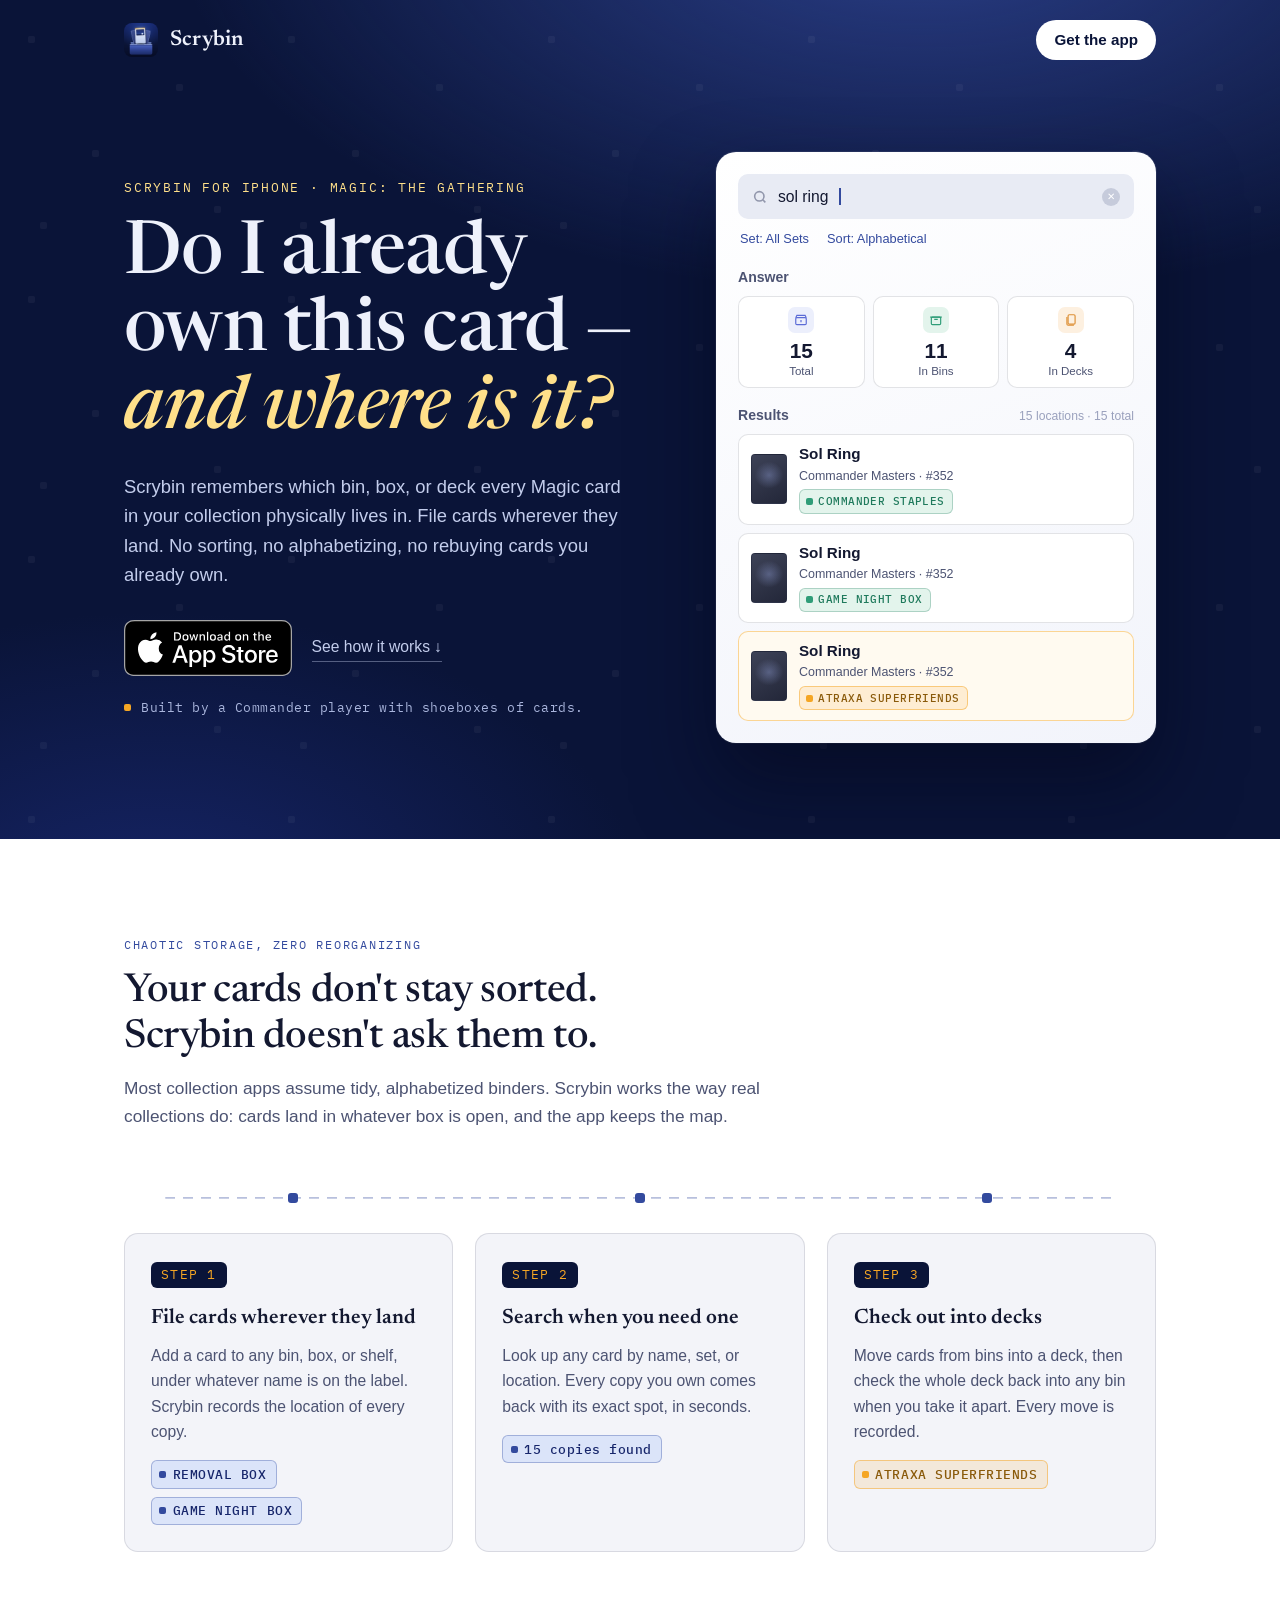
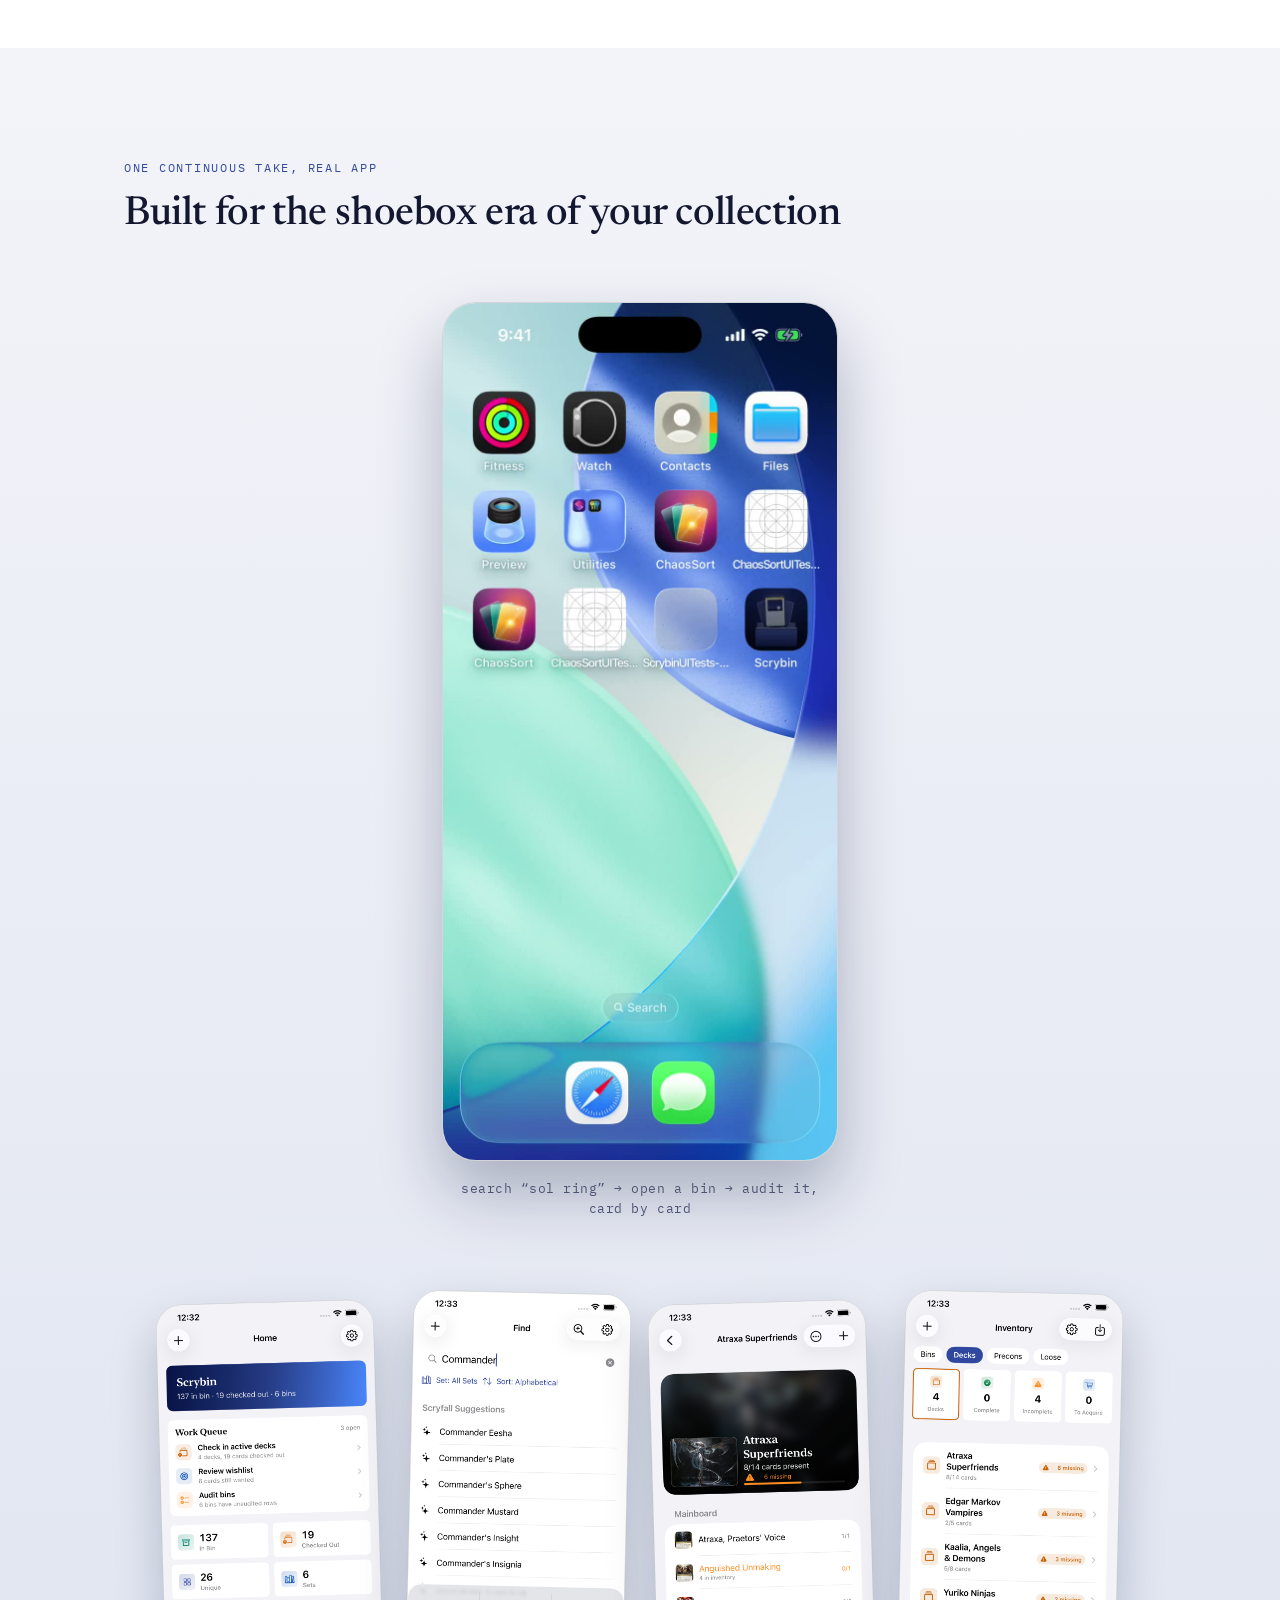
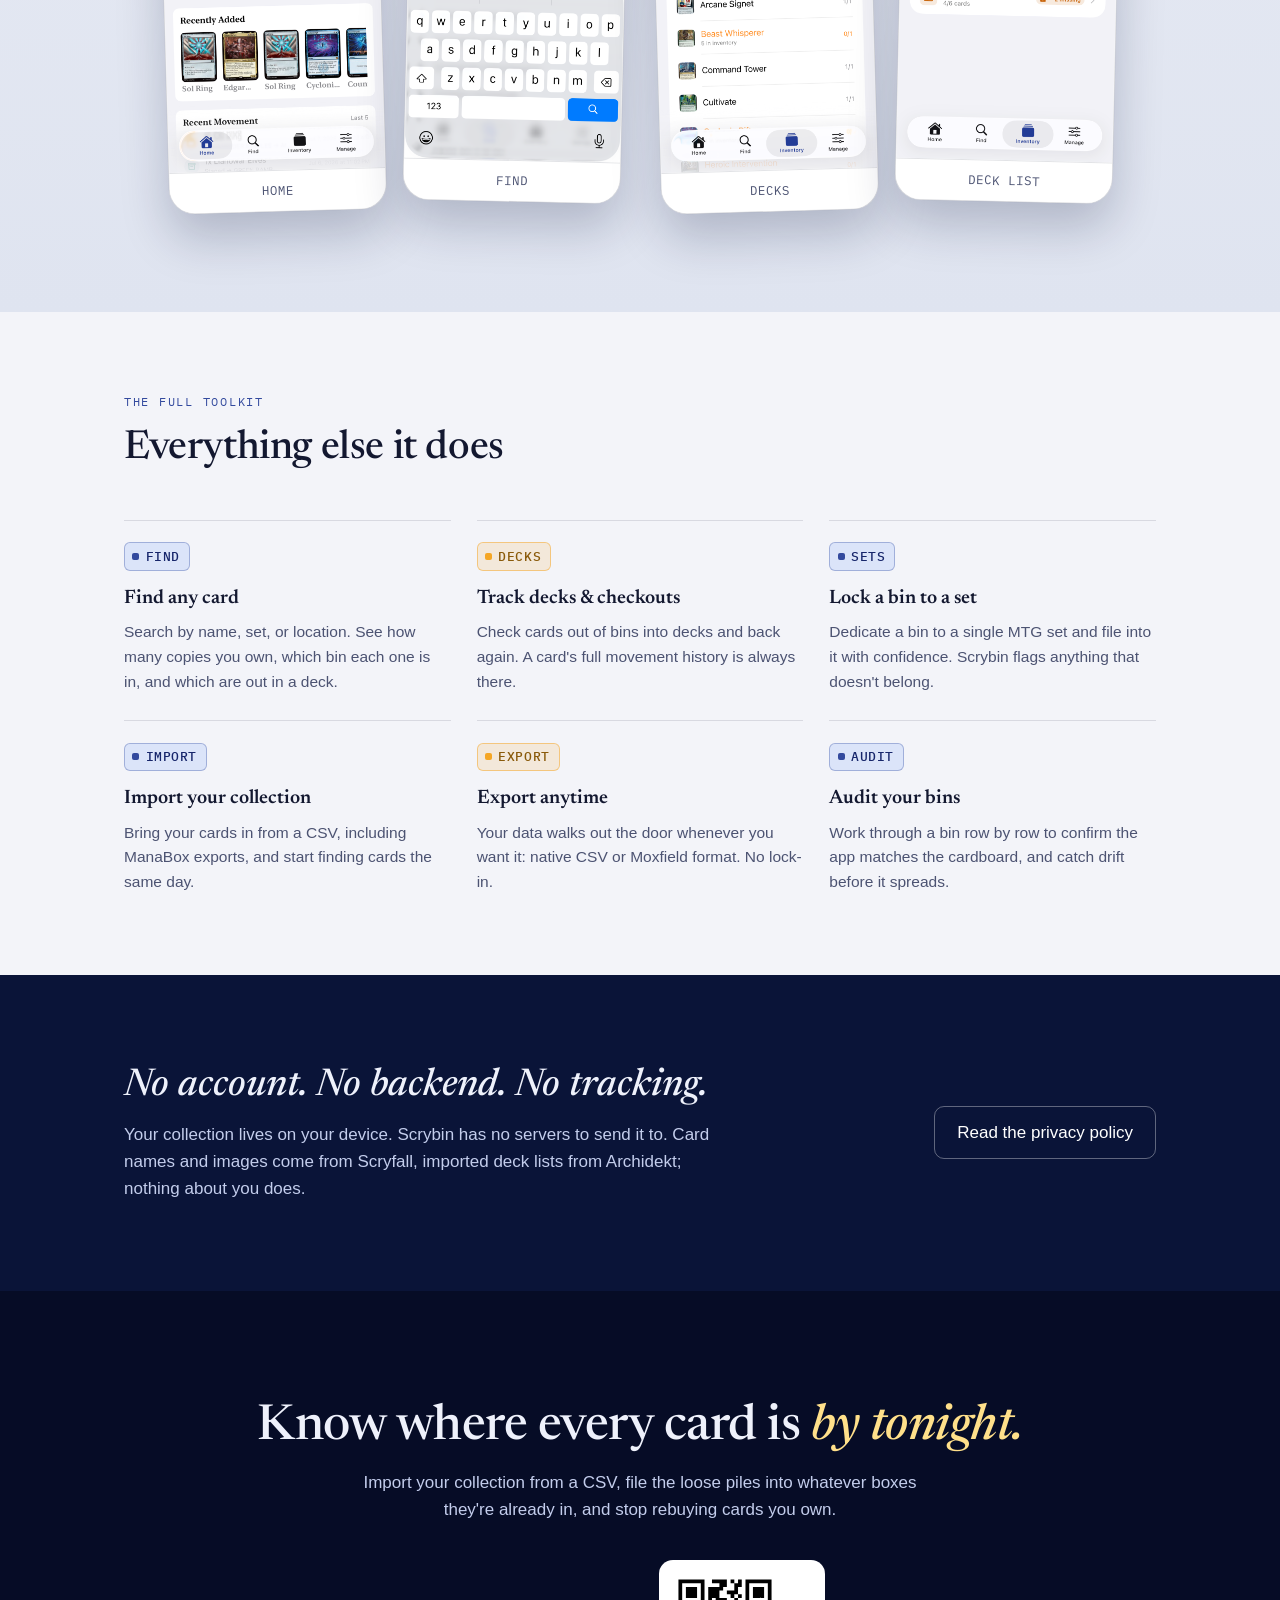
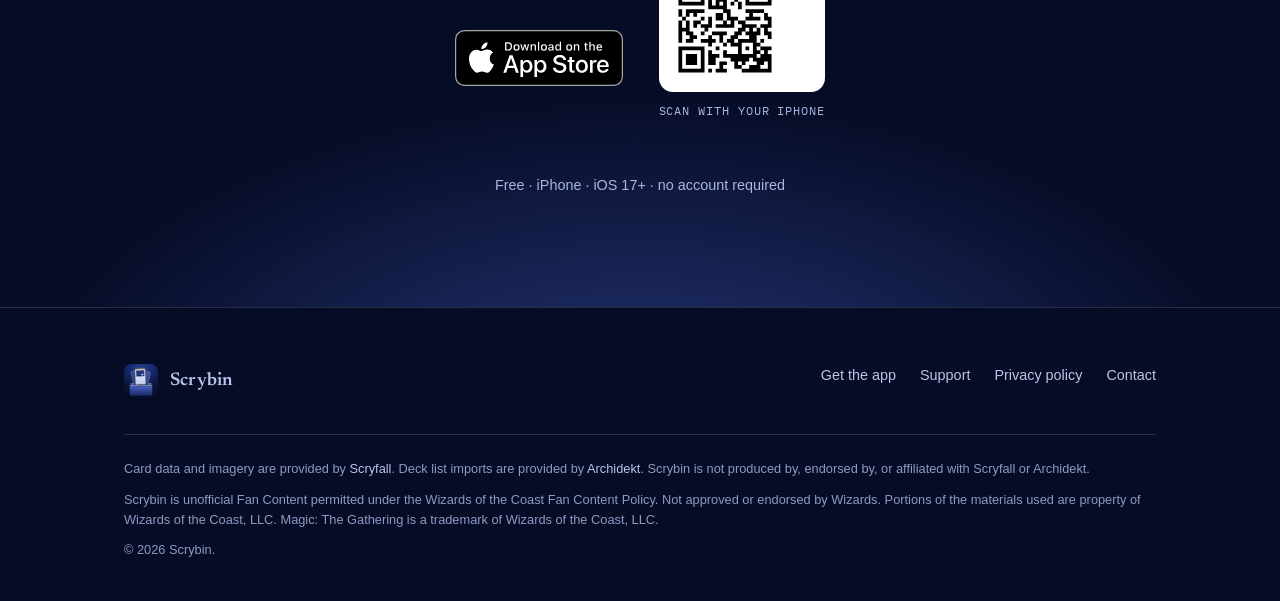
<file: index.html>
<!doctype html>
<html lang="en">
<head>
  <meta charset="utf-8" />
  <meta name="viewport" content="width=device-width, initial-scale=1" />
  <title>Scrybin — Find every MTG card you own</title>
  <meta name="description" content="Scrybin remembers where every Magic: The Gathering card in your collection physically lives — even when your cards don't stay sorted. No account, no tracking." />
  <meta property="og:title" content="Scrybin — Find every MTG card you own" />
  <meta property="og:description" content="Scrybin tracks exactly which bin every Magic card lives in — and which are checked out in your decks." />
  <meta property="og:image" content="https://scrybin.app/assets/og-image.png" />
  <meta property="og:type" content="website" />
  <meta name="twitter:card" content="summary_large_image" />
  <link rel="icon" href="/assets/favicon-64.png" type="image/png" />
  <link rel="apple-touch-icon" href="/assets/apple-touch-icon.png" />
  <link rel="preconnect" href="https://fonts.googleapis.com" />
  <link rel="preconnect" href="https://fonts.gstatic.com" crossorigin />
  <link href="https://fonts.googleapis.com/css2?family=Newsreader:ital,opsz,wght@0,6..72,400..700;1,6..72,400..700&family=IBM+Plex+Mono:wght@500&display=swap" rel="stylesheet" />
  <link rel="stylesheet" href="/styles.css" />
  <script src="/hero.js" defer></script>
</head>
<body>

<a class="skip-link" href="#main">Skip to content</a>

<header class="site-head hero on-navy">
  <div class="wrap">
    <nav class="nav" aria-label="Main">
      <a class="brand" href="/">
        <img src="/assets/apple-touch-icon.png" alt="" width="34" height="34" />
        <span>Scrybin</span>
      </a>
      <div class="nav-links">
        <a class="pill" href="#get">Get the app</a>
      </div>
    </nav>
  </div>

  <div class="wrap hero-grid">
    <div>
      <p class="eyebrow">Scrybin for iPhone · Magic: The Gathering</p>
      <h1>Do I already own this card — <em>and where is it?</em></h1>
      <p class="lede">
        Scrybin remembers which bin, box, or deck every Magic card in your
        collection physically lives in. File cards wherever they land.
        No sorting, no alphabetizing, no rebuying cards you already own.
      </p>
      <div class="cta-row">
        <!-- TODO: point /app redirect in vercel.json at the real App Store URL once the Scrybin record is live -->
        <a class="appstore-badge" href="/app" aria-label="Download Scrybin on the App Store">
          <img src="/assets/appstore-badge.svg" alt="Download on the App Store" width="168" height="56" />
        </a>
        <a class="btn-ghost" href="#how-title">See how it works ↓</a>
      </div>
      <p class="credibility">Built by a Commander player with shoeboxes of cards.</p>
    </div>

    <div class="answer" role="img" aria-label="Scrybin's Find screen answering a search for Sol Ring: 15 total, 11 in bins, 4 in decks — filed in Commander Staples and Game Night Box, one checked out in the deck Atraxa Superfriends">
      <div class="searchbar">
        <svg viewBox="0 0 24 24" fill="none" stroke="currentColor" stroke-width="2.4" aria-hidden="true"><circle cx="11" cy="11" r="7"/><path d="m20 20-3.8-3.8"/></svg>
        <span class="q">sol ring</span>
        <span class="caret" aria-hidden="true"></span>
        <span class="clear" aria-hidden="true">✕</span>
      </div>
      <p class="filters">
        <span>Set: All Sets</span>
        <span>Sort: Alphabetical</span>
      </p>
      <p class="sect answer-head">Answer</p>
      <div class="stats">
        <div class="stat">
          <span class="ico total" aria-hidden="true"><svg viewBox="0 0 24 24" fill="none" stroke="currentColor" stroke-width="2"><rect x="3" y="8" width="18" height="12" rx="2"/><path d="M3 8l2-4h14l2 4M12 12v4"/></svg></span>
          <span class="num">15</span>
          <span class="lab">Total</span>
        </div>
        <div class="stat">
          <span class="ico bins" aria-hidden="true"><svg viewBox="0 0 24 24" fill="none" stroke="currentColor" stroke-width="2"><rect x="4" y="7" width="16" height="13" rx="2"/><path d="M2 7h20M9 11h6"/></svg></span>
          <span class="num">11</span>
          <span class="lab">In Bins</span>
        </div>
        <div class="stat">
          <span class="ico decks" aria-hidden="true"><svg viewBox="0 0 24 24" fill="none" stroke="currentColor" stroke-width="2"><rect x="7" y="3" width="12" height="16" rx="2"/><path d="M5 7v12a2 2 0 0 0 2 2h10"/></svg></span>
          <span class="num">4</span>
          <span class="lab">In Decks</span>
        </div>
      </div>
      <p class="sect results-head">Results <span class="count">15 locations · 15 total</span></p>
      <ul>
        <li>
          <span class="thumb" aria-hidden="true"></span>
          <span class="rowtext">
            <span class="rname">Sol Ring</span>
            <span class="rset">Commander Masters · #352</span>
            <span class="chip">COMMANDER STAPLES</span>
          </span>
        </li>
        <li>
          <span class="thumb" aria-hidden="true"></span>
          <span class="rowtext">
            <span class="rname">Sol Ring</span>
            <span class="rset">Commander Masters · #352</span>
            <span class="chip">GAME NIGHT BOX</span>
          </span>
        </li>
        <li class="deck">
          <span class="thumb" aria-hidden="true"></span>
          <span class="rowtext">
            <span class="rname">Sol Ring</span>
            <span class="rset">Commander Masters · #352</span>
            <span class="chip gold">ATRAXA SUPERFRIENDS</span>
          </span>
        </li>
      </ul>
    </div>
  </div>
</header>

<main id="main">
  <section class="how" aria-labelledby="how-title">
    <div class="wrap">
      <p class="kicker">Chaotic storage, zero reorganizing</p>
      <h2 class="title" id="how-title">Your cards don't stay sorted. Scrybin doesn't ask them to.</h2>
      <p class="section-lede">
        Most collection apps assume tidy, alphabetized binders. Scrybin works the
        way real collections do: cards land in whatever box is open, and the app
        keeps the map.
      </p>
      <div class="steps">
        <div class="step">
          <span class="n">STEP 1</span>
          <h3>File cards wherever they land</h3>
          <p>Add a card to any bin, box, or shelf, under whatever name is on the label. Scrybin records the location of every copy.</p>
          <div class="chips"><span class="chip">REMOVAL BOX</span> <span class="chip">GAME NIGHT BOX</span></div>
        </div>
        <div class="step">
          <span class="n">STEP 2</span>
          <h3>Search when you need one</h3>
          <p>Look up any card by name, set, or location. Every copy you own comes back with its exact spot, in seconds.</p>
          <div class="chips"><span class="chip">15 copies found</span></div>
        </div>
        <div class="step">
          <span class="n">STEP 3</span>
          <h3>Check out into decks</h3>
          <p>Move cards from bins into a deck, then check the whole deck back into any bin when you take it apart. Every move is recorded.</p>
          <div class="chips"><span class="chip gold">ATRAXA SUPERFRIENDS</span></div>
        </div>
        <div class="rail" aria-hidden="true">
          <span class="traveler"></span>
          <span class="node n1"></span>
          <span class="node n2"></span>
          <span class="node n3"></span>
        </div>
      </div>
    </div>
  </section>

  <section class="screens" aria-labelledby="screens-title">
    <div class="wrap">
      <p class="kicker">One continuous take, real app</p>
      <h2 class="title" id="screens-title">Built for the shoebox era of your collection</h2>
      <div class="stage">
        <div class="stage-phone">
          <video autoplay muted loop playsinline preload="metadata"
                 poster="/assets/demo-reel-poster.jpg" width="792" height="1722"
                 aria-label="Screen recording of Scrybin: typing Sol Ring into search, seeing every copy across bins and decks, opening the Removal Box bin, and auditing it card by card">
            <source src="/assets/demo-reel.mp4" type="video/mp4" />
            <img src="/assets/screenshots/02-bins.png" alt="Scrybin inventory screen listing bins named Blue Control, Commander Staples, Game Night Box, Green Ramp, Removal Box, and Trade Binder, each with its card count" width="828" height="1791" />
          </video>
          <p class="stage-caption" aria-hidden="true">search “sol ring” → open a bin → audit it, card by card</p>
        </div>
      </div>
      <div class="shelf">
        <figure class="shot">
          <img src="/assets/screenshots/01-home.png" alt="Scrybin home screen showing collection totals, a work queue, and recently added cards" loading="lazy" width="828" height="1791" />
          <figcaption>Home</figcaption>
        </figure>
        <figure class="shot">
          <img src="/assets/screenshots/05-search.png" alt="Card search with instant Scryfall suggestions" loading="lazy" width="828" height="1791" />
          <figcaption>Find</figcaption>
        </figure>
        <figure class="shot">
          <img src="/assets/screenshots/04-deck-detail.png" alt="Deck detail showing which cards are checked out and which are still in bins" loading="lazy" width="828" height="1791" />
          <figcaption>Decks</figcaption>
        </figure>
        <figure class="shot">
          <img src="/assets/screenshots/03-decks.png" alt="Deck list with card counts and completion" loading="lazy" width="828" height="1791" />
          <figcaption>Deck list</figcaption>
        </figure>
      </div>
      <p class="swipe-hint" aria-hidden="true">swipe →</p>
    </div>
  </section>

  <section class="toolkit" aria-labelledby="features-title">
    <div class="wrap">
      <p class="kicker">The full toolkit</p>
      <h2 class="title" id="features-title">Everything else it does</h2>
      <div class="features">
        <div class="feature">
          <span class="chip">FIND</span>
          <h3>Find any card</h3>
          <p>Search by name, set, or location. See how many copies you own, which bin each one is in, and which are out in a deck.</p>
        </div>
        <div class="feature">
          <span class="chip gold">DECKS</span>
          <h3>Track decks &amp; checkouts</h3>
          <p>Check cards out of bins into decks and back again. A card's full movement history is always there.</p>
        </div>
        <div class="feature">
          <span class="chip">SETS</span>
          <h3>Lock a bin to a set</h3>
          <p>Dedicate a bin to a single MTG set and file into it with confidence. Scrybin flags anything that doesn't belong.</p>
        </div>
        <div class="feature">
          <span class="chip">IMPORT</span>
          <h3>Import your collection</h3>
          <p>Bring your cards in from a CSV, including ManaBox exports, and start finding cards the same day.</p>
        </div>
        <div class="feature">
          <span class="chip gold">EXPORT</span>
          <h3>Export anytime</h3>
          <p>Your data walks out the door whenever you want it: native CSV or Moxfield format. No lock-in.</p>
        </div>
        <div class="feature">
          <span class="chip">AUDIT</span>
          <h3>Audit your bins</h3>
          <p>Work through a bin row by row to confirm the app matches the cardboard, and catch drift before it spreads.</p>
        </div>
      </div>
    </div>
  </section>

  <section class="privacy-band on-navy" aria-labelledby="privacy-title">
    <div class="wrap inner">
      <div>
        <h2 id="privacy-title">No account. No backend. No tracking.</h2>
        <p>
          Your collection lives on your device. Scrybin has no servers to send it
          to. Card names and images come from Scryfall, imported deck lists from
          Archidekt; nothing about you does.
        </p>
      </div>
      <a class="button" href="/privacy">Read the privacy policy</a>
    </div>
  </section>

  <section class="get on-navy" id="get" aria-labelledby="get-title">
    <div class="wrap">
      <h2 id="get-title">Know where every card is <em>by tonight.</em></h2>
      <p>Import your collection from a CSV, file the loose piles into whatever boxes they're already in, and stop rebuying cards you own.</p>
      <div class="actions">
        <a class="appstore-badge" href="/app" aria-label="Download Scrybin on the App Store">
          <img src="/assets/appstore-badge.svg" alt="Download on the App Store" width="168" height="56" />
        </a>
        <div class="qr-wrap">
          <div class="qr"><img src="/assets/qr-app.svg" alt="QR code linking to Scrybin on the App Store" width="108" height="108" /></div>
          <p class="qr-caption">Scan with your iPhone</p>
        </div>
      </div>
      <span class="cta-note">Free · iPhone · iOS&nbsp;17+ · no account required</span>
    </div>
  </section>
</main>

<footer class="site-foot">
  <div class="wrap">
    <div class="cols">
      <a class="brand" href="/">
        <img src="/assets/apple-touch-icon.png" alt="" width="28" height="28" />
        <span>Scrybin</span>
      </a>
      <nav aria-label="Footer">
        <a href="#get">Get the app</a>
        <a href="/support">Support</a>
        <a href="/privacy">Privacy policy</a>
        <a href="mailto:support@devsdecide.com">Contact</a>
      </nav>
    </div>
    <div class="fineprint">
      <p>Card data and imagery are provided by <a href="https://scryfall.com">Scryfall</a>. Deck list imports are provided by <a href="https://archidekt.com">Archidekt</a>. Scrybin is not produced by, endorsed by, or affiliated with Scryfall or Archidekt.</p>
      <p>Scrybin is unofficial Fan Content permitted under the Wizards of the Coast Fan Content Policy. Not approved or endorsed by Wizards. Portions of the materials used are property of Wizards of the Coast, LLC. Magic: The Gathering is a trademark of Wizards of the Coast, LLC.</p>
      <p>© 2026 Scrybin.</p>
    </div>
  </div>
</footer>

</body>
</html>
</file>
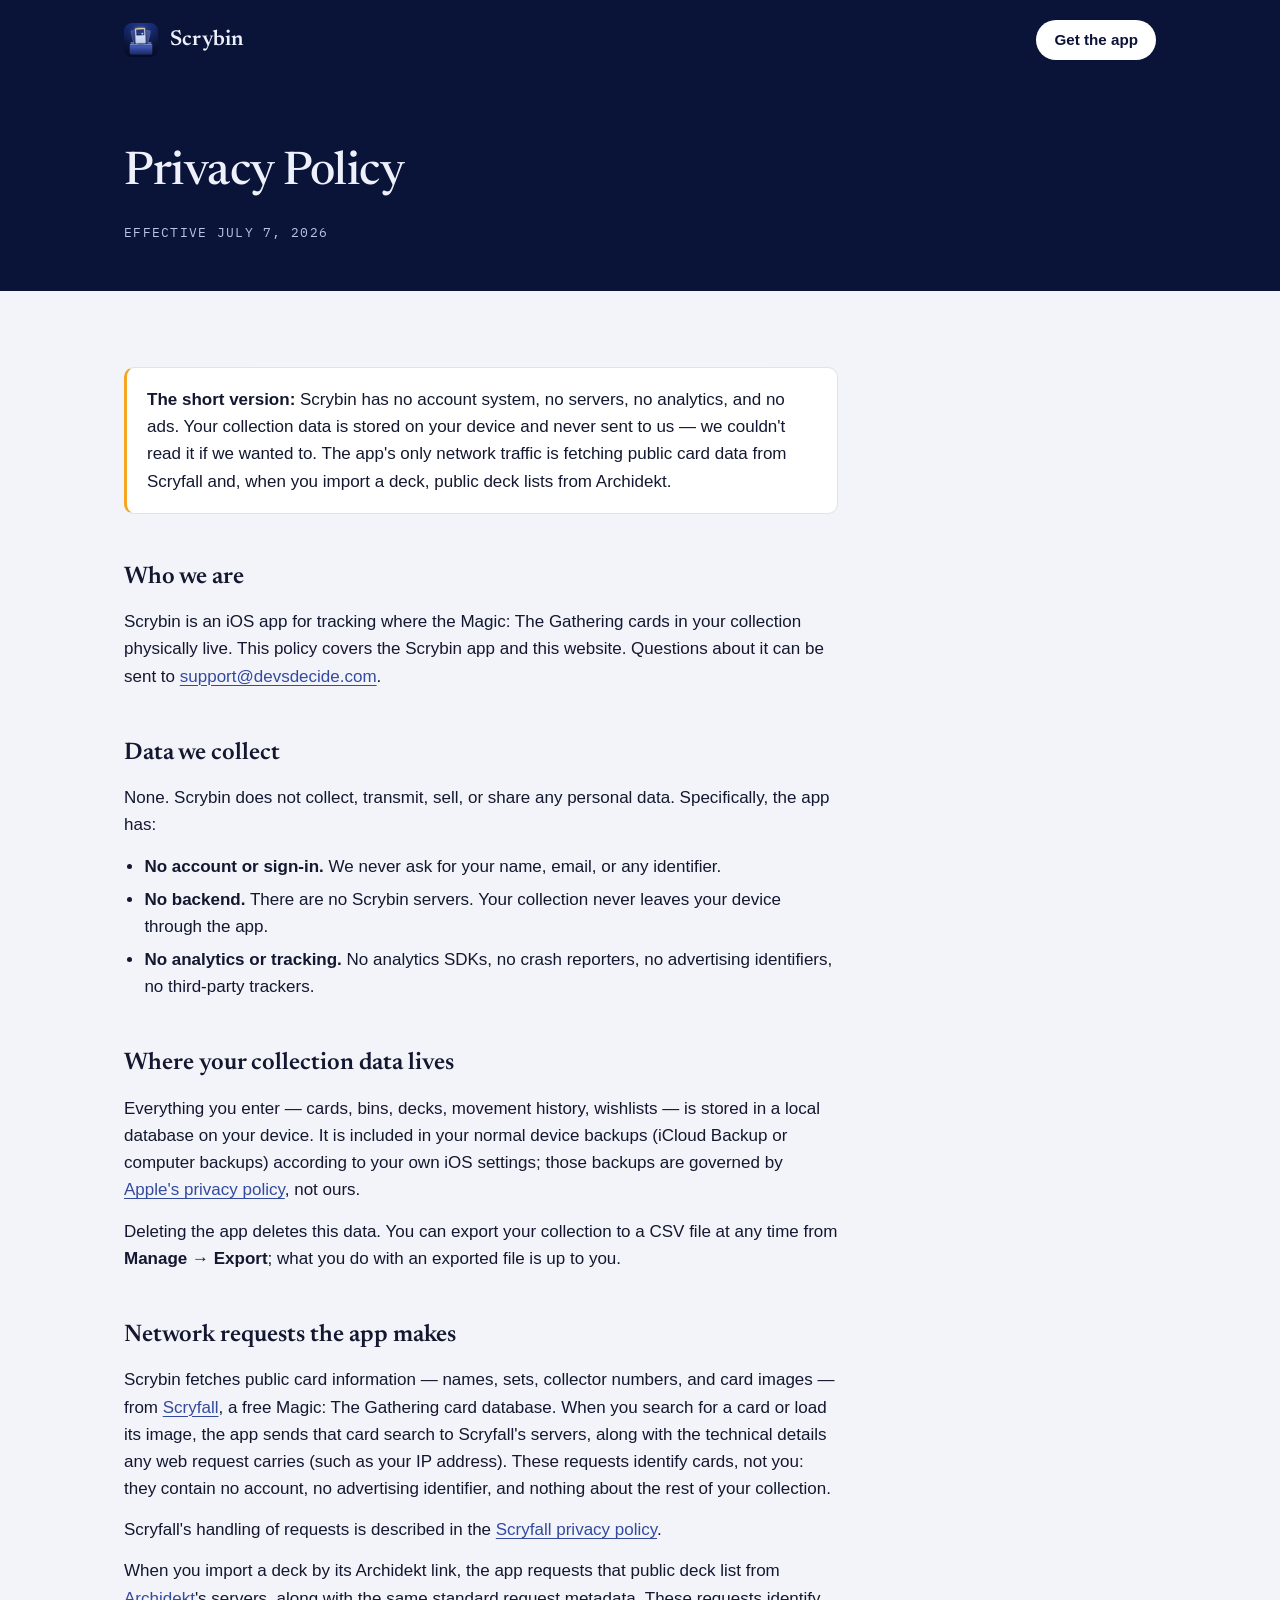
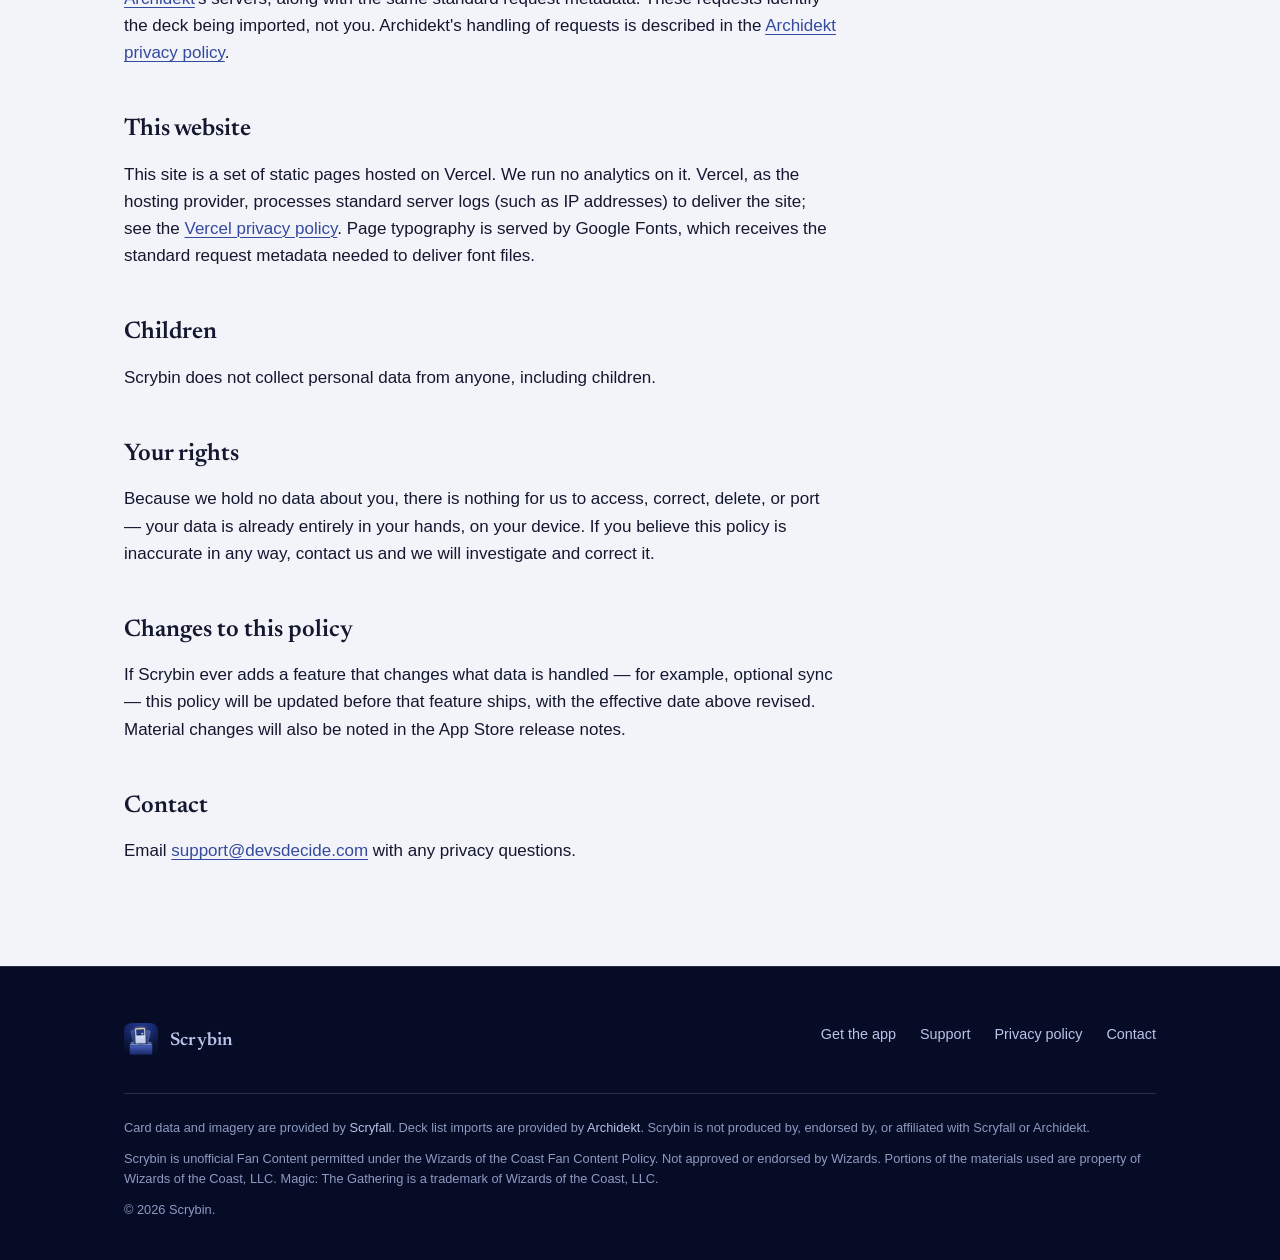
<file: privacy.html>
<!doctype html>
<html lang="en">
<head>
  <meta charset="utf-8" />
  <meta name="viewport" content="width=device-width, initial-scale=1" />
  <title>Privacy Policy — Scrybin</title>
  <meta name="description" content="Scrybin's privacy policy: no account, no analytics, no tracking. Your collection is stored on your device." />
  <link rel="icon" href="/assets/favicon-64.png" type="image/png" />
  <link rel="apple-touch-icon" href="/assets/apple-touch-icon.png" />
  <link rel="preconnect" href="https://fonts.googleapis.com" />
  <link rel="preconnect" href="https://fonts.gstatic.com" crossorigin />
  <link href="https://fonts.googleapis.com/css2?family=Newsreader:ital,opsz,wght@0,6..72,400..700;1,6..72,400..700&family=IBM+Plex+Mono:wght@500&display=swap" rel="stylesheet" />
  <link rel="stylesheet" href="/styles.css" />
</head>
<body>

<header class="site-head on-navy">
  <div class="wrap">
    <nav class="nav" aria-label="Main">
      <a class="brand" href="/">
        <img src="/assets/apple-touch-icon.png" alt="" width="34" height="34" />
        <span>Scrybin</span>
      </a>
      <div class="nav-links">
        <a class="pill" href="/#get">Get the app</a>
      </div>
    </nav>
  </div>
  <div class="wrap doc-head">
    <h1>Privacy Policy</h1>
    <p class="meta">Effective July 7, 2026</p>
  </div>
</header>

<main class="doc-body">
  <div class="wrap">
    <div class="prose">
      <div class="callout-box">
        <p style="margin:0"><strong>The short version:</strong> Scrybin has no account
        system, no servers, no analytics, and no ads. Your collection data is stored
        on your device and never sent to us — we couldn't read it if we wanted to.
        The app's only network traffic is fetching public card data from Scryfall
        and, when you import a deck, public deck lists from Archidekt.</p>
      </div>

      <h2>Who we are</h2>
      <p>Scrybin is an iOS app for tracking where the Magic: The Gathering cards in
      your collection physically live. This policy covers the Scrybin app and this
      website. Questions about it can be sent to
      <a href="mailto:support@devsdecide.com">support@devsdecide.com</a>.</p>

      <h2>Data we collect</h2>
      <p>None. Scrybin does not collect, transmit, sell, or share any personal data.
      Specifically, the app has:</p>
      <ul>
        <li><strong>No account or sign-in.</strong> We never ask for your name, email,
        or any identifier.</li>
        <li><strong>No backend.</strong> There are no Scrybin servers. Your collection
        never leaves your device through the app.</li>
        <li><strong>No analytics or tracking.</strong> No analytics SDKs, no crash
        reporters, no advertising identifiers, no third-party trackers.</li>
      </ul>

      <h2>Where your collection data lives</h2>
      <p>Everything you enter — cards, bins, decks, movement history, wishlists — is
      stored in a local database on your device. It is included in your normal device
      backups (iCloud Backup or computer backups) according to your own iOS settings;
      those backups are governed by
      <a href="https://www.apple.com/legal/privacy/">Apple's privacy policy</a>, not ours.</p>
      <p>Deleting the app deletes this data. You can export your collection to a CSV
      file at any time from <strong>Manage → Export</strong>; what you do with an
      exported file is up to you.</p>

      <h2>Network requests the app makes</h2>
      <p>Scrybin fetches public card information — names, sets, collector numbers, and
      card images — from <a href="https://scryfall.com">Scryfall</a>, a free
      Magic: The Gathering card database. When you search for a card or load its
      image, the app sends that card search to Scryfall's servers, along with the
      technical details any web request carries (such as your IP address). These
      requests identify cards, not you: they contain no account, no advertising
      identifier, and nothing about the rest of your collection.</p>
      <p>Scryfall's handling of requests is described in the
      <a href="https://scryfall.com/docs/privacy">Scryfall privacy policy</a>.</p>
      <p>When you import a deck by its Archidekt link, the app requests that public
      deck list from <a href="https://archidekt.com">Archidekt</a>'s servers, along
      with the same standard request metadata. These requests identify the deck
      being imported, not you. Archidekt's handling of requests is described in the
      <a href="https://archidekt.com/privacy">Archidekt privacy policy</a>.</p>

      <h2>This website</h2>
      <p>This site is a set of static pages hosted on Vercel. We run no analytics on
      it. Vercel, as the hosting provider, processes standard server logs (such as IP
      addresses) to deliver the site; see the
      <a href="https://vercel.com/legal/privacy-policy">Vercel privacy policy</a>.
      Page typography is served by Google Fonts, which receives the standard request
      metadata needed to deliver font files.</p>

      <h2>Children</h2>
      <p>Scrybin does not collect personal data from anyone, including children.</p>

      <h2>Your rights</h2>
      <p>Because we hold no data about you, there is nothing for us to access,
      correct, delete, or port — your data is already entirely in your hands, on your
      device. If you believe this policy is inaccurate in any way, contact us and we
      will investigate and correct it.</p>

      <h2>Changes to this policy</h2>
      <p>If Scrybin ever adds a feature that changes what data is handled — for
      example, optional sync — this policy will be updated before that feature ships,
      with the effective date above revised. Material changes will also be noted in
      the App Store release notes.</p>

      <h2>Contact</h2>
      <p>Email <a href="mailto:support@devsdecide.com?subject=Scrybin%20privacy">support@devsdecide.com</a>
      with any privacy questions.</p>
    </div>
  </div>
</main>

<footer class="site-foot">
  <div class="wrap">
    <div class="cols">
      <a class="brand" href="/">
        <img src="/assets/apple-touch-icon.png" alt="" width="28" height="28" />
        <span>Scrybin</span>
      </a>
      <nav aria-label="Footer">
        <a href="/#get">Get the app</a>
        <a href="/support">Support</a>
        <a href="/privacy">Privacy policy</a>
        <a href="mailto:support@devsdecide.com">Contact</a>
      </nav>
    </div>
    <div class="fineprint">
      <p>Card data and imagery are provided by <a href="https://scryfall.com">Scryfall</a>. Deck list imports are provided by <a href="https://archidekt.com">Archidekt</a>. Scrybin is not produced by, endorsed by, or affiliated with Scryfall or Archidekt.</p>
      <p>Scrybin is unofficial Fan Content permitted under the Wizards of the Coast Fan Content Policy. Not approved or endorsed by Wizards. Portions of the materials used are property of Wizards of the Coast, LLC. Magic: The Gathering is a trademark of Wizards of the Coast, LLC.</p>
      <p>© 2026 Scrybin.</p>
    </div>
  </div>
</footer>

</body>
</html>
</file>
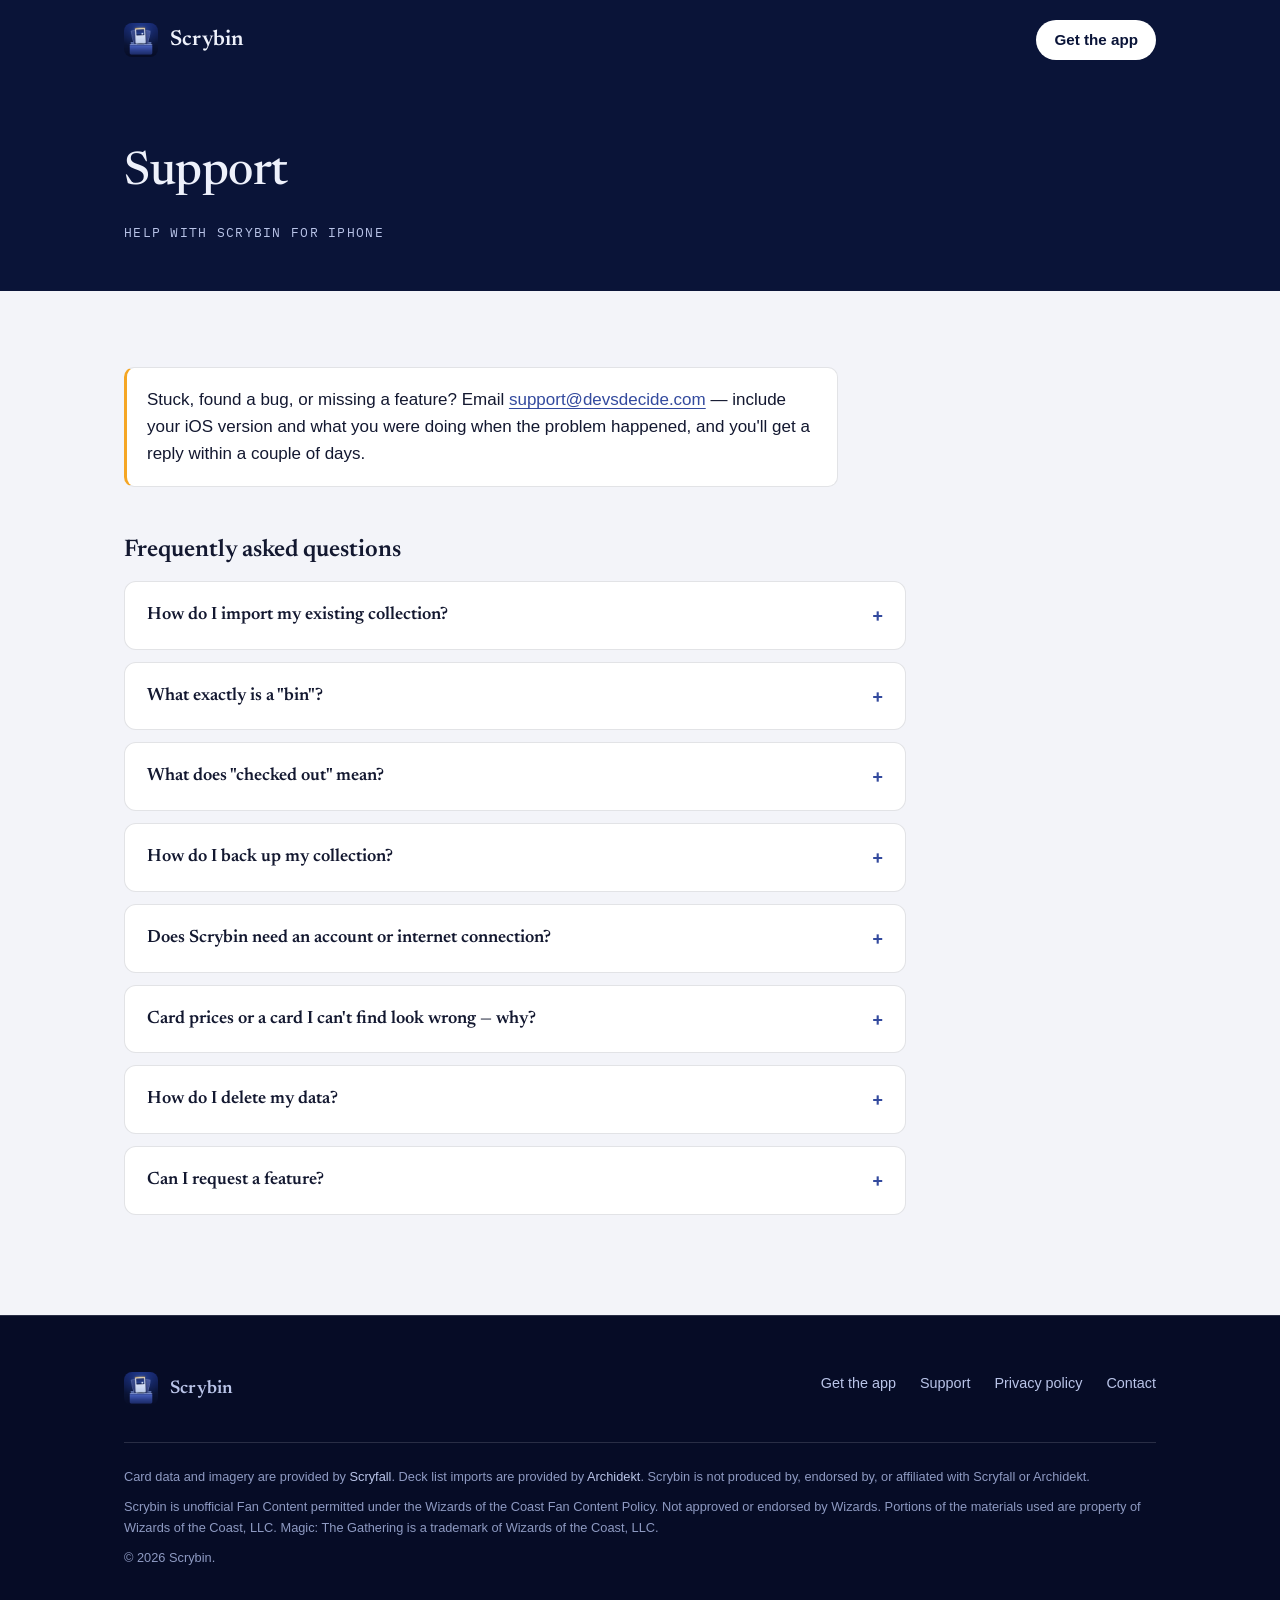
<file: support.html>
<!doctype html>
<html lang="en">
<head>
  <meta charset="utf-8" />
  <meta name="viewport" content="width=device-width, initial-scale=1" />
  <title>Support — Scrybin</title>
  <meta name="description" content="Get help with Scrybin: importing your collection, bins and checkouts, backups, and contacting support." />
  <link rel="icon" href="/assets/favicon-64.png" type="image/png" />
  <link rel="apple-touch-icon" href="/assets/apple-touch-icon.png" />
  <link rel="preconnect" href="https://fonts.googleapis.com" />
  <link rel="preconnect" href="https://fonts.gstatic.com" crossorigin />
  <link href="https://fonts.googleapis.com/css2?family=Newsreader:ital,opsz,wght@0,6..72,400..700;1,6..72,400..700&family=IBM+Plex+Mono:wght@500&display=swap" rel="stylesheet" />
  <link rel="stylesheet" href="/styles.css" />
</head>
<body>

<header class="site-head on-navy">
  <div class="wrap">
    <nav class="nav" aria-label="Main">
      <a class="brand" href="/">
        <img src="/assets/apple-touch-icon.png" alt="" width="34" height="34" />
        <span>Scrybin</span>
      </a>
      <div class="nav-links">
        <a class="pill" href="/#get">Get the app</a>
      </div>
    </nav>
  </div>
  <div class="wrap doc-head">
    <h1>Support</h1>
    <p class="meta">Help with Scrybin for iPhone</p>
  </div>
</header>

<main class="doc-body">
  <div class="wrap">
    <div class="prose">
      <div class="callout-box">
        <p style="margin:0">
          Stuck, found a bug, or missing a feature? Email
          <a href="mailto:support@devsdecide.com?subject=Scrybin%20support">support@devsdecide.com</a>
          — include your iOS version and what you were doing when the problem
          happened, and you'll get a reply within a couple of days.
        </p>
      </div>

      <h2>Frequently asked questions</h2>
    </div>

    <details class="faq">
      <summary>How do I import my existing collection?</summary>
      <div class="a">
        <p>Go to <strong>Manage → Import</strong> and choose a CSV file. Scrybin reads
        ManaBox exports directly, plus its own native CSV format. Each row becomes a
        card in the bin you choose during import.</p>
        <p>If your app isn't listed, export it to CSV first — most collection apps can —
        and Scrybin will map the common columns (name, set, collector number, quantity).</p>
      </div>
    </details>

    <details class="faq">
      <summary>What exactly is a "bin"?</summary>
      <div class="a">
        <p>A bin is any physical place cards live: a binder, a shoebox, a deck box, a
        shelf. Name it whatever's written on the real container — <code>A-01</code>,
        <code>BOX-03</code>, "Kitchen shelf" — and file cards into it. Scrybin never
        requires cards to be sorted inside a bin; it just remembers which bin each
        copy is in.</p>
      </div>
    </details>

    <details class="faq">
      <summary>What does "checked out" mean?</summary>
      <div class="a">
        <p>When you build a deck, you check cards <em>out</em> of their bins into that
        deck. The cards' location is now the deck. When you take the deck apart, check
        the whole deck back <em>in</em> to any bin — every card's location updates in
        one step, and the movement history is kept.</p>
        <p>Removing a card from a deck never deletes it: the surplus copies are moved
        into a bin you pick, because the cardboard has to go somewhere.</p>
      </div>
    </details>

    <details class="faq">
      <summary>How do I back up my collection?</summary>
      <div class="a">
        <p>Two ways:</p>
        <ul>
          <li><strong>Device backups.</strong> Scrybin's database is part of your normal
          iPhone backup (iCloud Backup or a computer backup), so restoring your phone
          restores your collection.</li>
          <li><strong>Export.</strong> Go to <strong>Manage → Export</strong> anytime for a
          CSV (native or Moxfield format) you can keep anywhere. This is also your
          way out if you ever switch apps — no lock-in.</li>
        </ul>
      </div>
    </details>

    <details class="faq">
      <summary>Does Scrybin need an account or internet connection?</summary>
      <div class="a">
        <p>No account, ever. Your collection is stored on your device. Scrybin uses the
        internet only to fetch card names, sets, and images from
        <a href="https://scryfall.com">Scryfall</a> and deck lists you import from
        <a href="https://archidekt.com">Archidekt</a>; browsing cards you've already
        added works offline.</p>
      </div>
    </details>

    <details class="faq">
      <summary>Card prices or a card I can't find look wrong — why?</summary>
      <div class="a">
        <p>All card data comes from Scryfall. Very new sets can take a short time to
        appear after release, and misprints/odd promos occasionally have unusual
        entries. If a card genuinely won't come up, email support with the exact card
        name and set.</p>
      </div>
    </details>

    <details class="faq">
      <summary>How do I delete my data?</summary>
      <div class="a">
        <p>Delete the app. Because everything is stored locally and Scrybin has no
        servers, deleting the app removes your collection data completely (export a
        CSV first if you want a copy). See the
        <a href="/privacy">privacy policy</a> for details.</p>
      </div>
    </details>

    <details class="faq">
      <summary>Can I request a feature?</summary>
      <div class="a">
        <p>Yes — email <a href="mailto:support@devsdecide.com?subject=Scrybin%20feature%20request">support@devsdecide.com</a>.
        Requests that describe the shelf-level problem ("I can't tell which box my
        Commander staples ended up in") are the most likely to get built.</p>
      </div>
    </details>
  </div>
</main>

<footer class="site-foot">
  <div class="wrap">
    <div class="cols">
      <a class="brand" href="/">
        <img src="/assets/apple-touch-icon.png" alt="" width="28" height="28" />
        <span>Scrybin</span>
      </a>
      <nav aria-label="Footer">
        <a href="/#get">Get the app</a>
        <a href="/support">Support</a>
        <a href="/privacy">Privacy policy</a>
        <a href="mailto:support@devsdecide.com">Contact</a>
      </nav>
    </div>
    <div class="fineprint">
      <p>Card data and imagery are provided by <a href="https://scryfall.com">Scryfall</a>. Deck list imports are provided by <a href="https://archidekt.com">Archidekt</a>. Scrybin is not produced by, endorsed by, or affiliated with Scryfall or Archidekt.</p>
      <p>Scrybin is unofficial Fan Content permitted under the Wizards of the Coast Fan Content Policy. Not approved or endorsed by Wizards. Portions of the materials used are property of Wizards of the Coast, LLC. Magic: The Gathering is a trademark of Wizards of the Coast, LLC.</p>
      <p>© 2026 Scrybin.</p>
    </div>
  </div>
</footer>

</body>
</html>
</file>
<file: styles.css>
/* Scrybin — scrybin.app
   Palette from the app's ChaosTheme.Brand: navy field, indigo→glow sweep, one gold accent. */

:root {
  --navy: #0a1438;
  --navy-deep: #060c26;
  --indigo: #17266b;
  --blue: #334a9e;
  --glow: #4d87ff;
  --gold: #f5a624;
  --gold-light: #ffe08a;
  --paper: #f3f4f9;
  --card: #ffffff;
  --ink: #131830;
  --ink-soft: #4c5372;
  --hairline: rgba(19, 24, 48, 0.12);
  --hairline-light: rgba(255, 255, 255, 0.14);

  --serif: "Newsreader", "New York", ui-serif, Georgia, serif;
  --sans: -apple-system, BlinkMacSystemFont, "SF Pro Text", "Segoe UI", Roboto, Helvetica, Arial, sans-serif;
  --mono: "IBM Plex Mono", ui-monospace, "SF Mono", Menlo, monospace;

  --radius: 14px;
  --max: 1080px;
}

* { margin: 0; padding: 0; box-sizing: border-box; }

html { scroll-behavior: smooth; }

body {
  font-family: var(--sans);
  color: var(--ink);
  background: var(--paper);
  line-height: 1.6;
  font-size: 17px;
  -webkit-font-smoothing: antialiased;
  text-rendering: optimizeLegibility;
}

img { max-width: 100%; display: block; }

a { color: var(--blue); text-decoration-thickness: 1px; text-underline-offset: 3px; }
a:hover { color: var(--indigo); }

:focus-visible {
  outline: 3px solid var(--glow);
  outline-offset: 2px;
  border-radius: 4px;
}

.wrap { max-width: var(--max); margin: 0 auto; padding: 0 24px; }

.skip-link {
  position: absolute;
  left: -9999px;
  top: 12px;
  z-index: 100;
  background: #fff;
  color: var(--navy);
  padding: 10px 18px;
  border-radius: 8px;
  font-weight: 600;
}
.skip-link:focus { left: 12px; }

/* ---------- The bin chip: Scrybin's signature mark ---------- */

.chip {
  display: inline-flex;
  align-items: center;
  gap: 0.5em;
  font-family: var(--mono);
  font-size: 0.82rem;
  font-weight: 500;
  letter-spacing: 0.04em;
  padding: 0.22em 0.7em 0.22em 0.55em;
  border-radius: 6px;
  background: rgba(77, 135, 255, 0.14);
  color: var(--indigo);
  border: 1px solid rgba(51, 74, 158, 0.35);
  white-space: nowrap;
}
.chip::before {
  content: "";
  width: 7px; height: 7px;
  border-radius: 2px;
  background: var(--blue);
  flex: none;
}
.chip.gold {
  background: rgba(245, 166, 36, 0.14);
  color: #8a5a0a;
  border-color: rgba(245, 166, 36, 0.5);
}
.chip.gold::before { background: var(--gold); }

.on-navy .chip {
  background: rgba(77, 135, 255, 0.18);
  color: #c7d7ff;
  border-color: rgba(122, 160, 255, 0.4);
}
.on-navy .chip::before { background: var(--glow); }
.on-navy .chip.gold {
  background: rgba(245, 166, 36, 0.16);
  color: var(--gold-light);
  border-color: rgba(245, 166, 36, 0.45);
}
.on-navy .chip.gold::before { background: var(--gold); }

/* The answer card is a light surface inside the navy hero. Its chips mirror the
   app's Find results: mint for bins, gold for decks. */
.answer .chip {
  background: #e3f4ec;
  color: #1f7a5c;
  border-color: rgba(31, 122, 92, 0.28);
}
.answer .chip::before { background: #2f9d78; }
.answer .chip.gold {
  background: rgba(245, 166, 36, 0.14);
  color: #8a5a0a;
  border-color: rgba(245, 166, 36, 0.5);
}
.answer .chip.gold::before { background: var(--gold); }

/* ---------- Header / nav ---------- */

.site-head {
  background: var(--navy);
  color: #eef1fb;
}
.site-head .nav {
  display: flex;
  align-items: center;
  justify-content: space-between;
  padding: 20px 0;
}
.brand {
  display: inline-flex;
  align-items: center;
  gap: 12px;
  text-decoration: none;
  color: #eef1fb;
}
.brand img { width: 34px; height: 34px; border-radius: 8px; }
.brand span {
  font-family: var(--serif);
  font-size: 1.35rem;
  font-weight: 600;
  letter-spacing: 0.01em;
}
.nav-links { display: flex; gap: 26px; align-items: center; }
.nav-links a {
  color: #b9c4e8;
  text-decoration: none;
  font-size: 0.95rem;
}
.nav-links a:hover, .nav-links a[aria-current="page"] { color: #ffffff; }
.nav-links a.pill {
  color: var(--navy);
  background: #fff;
  padding: 8px 18px;
  border-radius: 999px;
  font-weight: 600;
  transition: transform 0.15s ease;
}
.nav-links a.pill:hover { color: var(--navy); transform: translateY(-1px); }

/* ---------- Hero ---------- */

.hero {
  /* the icon's chip-mark scattered as a faint field, denser toward the answer card */
  background-image:
    url("data:image/svg+xml,%3Csvg xmlns='http://www.w3.org/2000/svg' width='260' height='260'%3E%3Cg fill='%23ffffff' fill-opacity='0.045'%3E%3Crect x='28' y='36' width='7' height='7' rx='2'/%3E%3Crect x='176' y='84' width='7' height='7' rx='2'/%3E%3Crect x='92' y='150' width='7' height='7' rx='2'/%3E%3Crect x='214' y='206' width='7' height='7' rx='2'/%3E%3Crect x='40' y='222' width='7' height='7' rx='2'/%3E%3C/g%3E%3C/svg%3E"),
    radial-gradient(1100px 560px at 72% -10%, rgba(51, 74, 158, 0.8), transparent 68%),
    radial-gradient(700px 420px at 12% 108%, rgba(23, 38, 107, 0.9), transparent 70%);
  background-color: var(--navy);
  color: #eef1fb;
  overflow: hidden;
  position: relative;
}
.hero .hero-grid {
  display: grid;
  grid-template-columns: minmax(0, 1.05fr) minmax(0, 0.95fr);
  gap: 56px;
  align-items: center;
  padding-top: 72px;
  padding-bottom: 96px;
}

.hero .eyebrow {
  font-family: var(--mono);
  font-size: 0.8rem;
  letter-spacing: 0.14em;
  text-transform: uppercase;
  color: var(--gold-light);
  margin-bottom: 20px;
}
.hero h1 {
  font-family: var(--serif);
  font-weight: 500;
  font-size: clamp(2.6rem, 5.8vw, 4.6rem);
  line-height: 1.05;
  letter-spacing: -0.01em;
  margin-bottom: 22px;
  text-wrap: balance;
}
.hero h1 em {
  font-style: italic;
  color: var(--gold-light);
}
.hero .lede {
  font-size: 1.15rem;
  color: #c3cdec;
  max-width: 34em;
  margin-bottom: 30px;
}
.hero .cta-row { display: flex; align-items: center; gap: 20px; flex-wrap: wrap; }

.appstore-badge { display: inline-block; line-height: 0; }
.appstore-badge img {
  height: 56px;
  width: auto;
  transition: transform 0.15s ease;
}
.appstore-badge:hover img { transform: translateY(-1px); }

.btn-ghost {
  color: #c3cdec;
  text-decoration: none;
  font-size: 0.98rem;
  border-bottom: 1px solid rgba(195, 205, 236, 0.4);
  padding-bottom: 2px;
}
.btn-ghost:hover { color: #fff; border-bottom-color: #fff; }

.cta-note { font-size: 0.9rem; color: #aab6dd; }
.credibility {
  font-family: var(--mono);
  font-size: 0.8rem;
  letter-spacing: 0.04em;
  color: #aab6dd;
  margin-top: 22px;
}
.credibility::before {
  content: "";
  display: inline-block;
  width: 7px; height: 7px;
  border-radius: 2px;
  background: var(--gold);
  margin-right: 10px;
  vertical-align: 1px;
}

/* The answer card — a search result, the app's one job made literal */

.answer {
  background: linear-gradient(160deg, #ffffff, #f2f4fb);
  color: var(--ink);
  border-radius: 20px;
  padding: 22px;
  box-shadow:
    0 40px 80px rgba(4, 8, 28, 0.55),
    0 0 0 1px rgba(255, 255, 255, 0.08);
  max-width: 440px;
  justify-self: end;
  width: 100%;
}
.answer .searchbar {
  display: flex;
  align-items: center;
  gap: 10px;
  background: #e8ebf4;
  border-radius: 10px;
  padding: 10px 14px;
  font-size: 0.98rem;
  color: var(--ink-soft);
  margin-bottom: 18px;
}
.answer .searchbar svg { width: 16px; height: 16px; flex: none; opacity: 0.55; }
/* min-height holds the line box while hero.js empties the query, so the card
   (and everything below it) doesn't jump between scenarios */
.answer .searchbar .q { color: var(--ink); font-weight: 500; min-height: 1.6em; }
.answer .searchbar .caret {
  width: 2px; height: 1.1em;
  background: var(--blue);
}
.answer .searchbar .clear {
  margin-left: auto;
  flex: none;
  width: 18px; height: 18px;
  border-radius: 50%;
  background: #c6cbdb;
  color: #fff;
  font-size: 0.6rem;
  line-height: 18px;
  text-align: center;
}

.answer .filters {
  display: flex;
  gap: 18px;
  font-size: 0.8rem;
  font-weight: 500;
  color: var(--blue);
  margin: -8px 2px 16px;
}

.answer .sect {
  font-size: 0.88rem;
  font-weight: 600;
  color: var(--ink-soft);
  margin-bottom: 8px;
}
.answer .results-head {
  display: flex;
  justify-content: space-between;
  align-items: baseline;
  gap: 12px;
  margin: 16px 0 8px;
}
.answer .results-head .count {
  font-size: 0.76rem;
  font-weight: 400;
  color: #9aa1bd;
}

.answer .stats {
  display: grid;
  grid-template-columns: repeat(3, 1fr);
  gap: 8px;
}
.answer .stat {
  background: #ffffff;
  border: 1px solid var(--hairline);
  border-radius: 10px;
  padding: 10px 6px 8px;
  display: flex;
  flex-direction: column;
  align-items: center;
  line-height: 1.25;
}
.answer .ico {
  width: 26px; height: 26px;
  border-radius: 7px;
  display: grid;
  place-items: center;
  margin-bottom: 5px;
}
.answer .ico svg { width: 14px; height: 14px; }
.answer .ico.total { background: #eceffc; color: #5b6bd6; }
.answer .ico.bins  { background: #e3f4ec; color: #2f9d78; }
.answer .ico.decks { background: #fdf0e0; color: #dd8f35; }
.answer .num { font-weight: 700; font-size: 1.3rem; color: var(--ink); }
.answer .lab { font-size: 0.72rem; color: var(--ink-soft); }

.answer ul { list-style: none; display: grid; gap: 8px; min-height: 236px; align-content: start; }
.answer li {
  display: flex;
  align-items: center;
  gap: 12px;
  background: #ffffff;
  border: 1px solid var(--hairline);
  border-radius: 10px;
  padding: 10px 12px;
}
.answer li.deck { border-color: rgba(245, 166, 36, 0.45); background: #fffaf0; }
.answer .thumb {
  flex: none;
  width: 36px; height: 50px;
  border-radius: 4px;
  background:
    radial-gradient(60% 40% at 50% 42%, rgba(120, 132, 178, 0.55), transparent 70%),
    linear-gradient(150deg, #3d4257, #232739);
  border: 1px solid rgba(19, 24, 48, 0.25);
}
.answer .rowtext { display: grid; gap: 3px; justify-items: start; min-width: 0; }
.answer .rname { font-weight: 600; font-size: 0.95rem; line-height: 1.2; color: var(--ink); }
.answer .rset { font-size: 0.78rem; color: var(--ink-soft); }
.answer .rowtext .chip { font-size: 0.68rem; }

/* the looping demo: hero.js types a query, the results settle in, then the
   next lookup begins. Without JS (or with reduced motion) the card is static. */
@media (prefers-reduced-motion: no-preference) {
  .answer .searchbar .caret { animation: blink 1.1s steps(1) infinite; }
  @keyframes blink { 50% { opacity: 0; } }
}
/* .rise is only ever added by hero.js: hidden by default, .in transitions up. */
.answer .rise { opacity: 0; transform: translateY(10px); }
.answer .rise.in {
  opacity: 1;
  transform: none;
  transition: opacity 0.45s ease, transform 0.45s ease;
}

/* ---------- Sections ---------- */

section { padding: 88px 0; }

.kicker {
  font-family: var(--mono);
  font-size: 0.78rem;
  letter-spacing: 0.14em;
  text-transform: uppercase;
  color: var(--blue);
  margin-bottom: 14px;
}
h2.title {
  font-family: var(--serif);
  font-weight: 500;
  font-size: clamp(1.8rem, 3.6vw, 2.5rem);
  line-height: 1.15;
  letter-spacing: -0.01em;
  max-width: 22em;
  text-wrap: balance;
}
.section-lede {
  margin-top: 14px;
  color: var(--ink-soft);
  max-width: 38em;
  font-size: 1.08rem;
}

/* How it works — a real sequence, so it earns its numbers */

.how { background: #ffffff; padding: 96px 0; }

.steps {
  display: grid;
  grid-template-columns: repeat(3, 1fr);
  gap: 22px;
  margin-top: 40px;
  padding-top: 62px;
  position: relative;
}

/* The journey rail: one card's trip across the collection, drawn above the
   steps. A station sits over each step; the traveler is a little card back. */
.rail {
  position: absolute;
  top: 26px;
  left: 4%;
  right: 4%;
  height: 2px;
}
/* the line lives on ::before so the draw-in clip never clips the riders */
.rail::before {
  content: "";
  position: absolute;
  inset: 0;
  background: repeating-linear-gradient(90deg,
    rgba(51, 74, 158, 0.35) 0 10px, transparent 10px 18px);
}
.rail .node {
  position: absolute;
  top: -4px;
  width: 10px; height: 10px;
  border-radius: 3px;
  background: var(--blue);
  transform: translateX(-50%);
}
.rail .n1 { left: 13.5%; }
.rail .n2 { left: 50%; }
.rail .n3 { left: 86.5%; }
.rail .traveler {
  position: absolute;
  top: -19px;
  left: 13.5%;
  width: 27px; height: 38px;
  margin-left: -13px;
  border-radius: 4px;
  border: 1px solid rgba(19, 24, 48, 0.3);
  background:
    radial-gradient(60% 40% at 50% 42%, rgba(120, 132, 178, 0.55), transparent 70%),
    linear-gradient(150deg, #3d4257, #232739);
  box-shadow: 0 6px 14px rgba(10, 20, 56, 0.3);
  opacity: 0;
}

.step {
  background: var(--paper);
  border: 1px solid var(--hairline);
  border-radius: var(--radius);
  padding: 26px;
  position: relative;
  transition: transform 0.3s ease, box-shadow 0.3s ease;
}

/* Hover: the same life the screenshot shelf has — lift, and riffle the chips */
.step:hover {
  transform: translateY(-5px) rotate(-0.4deg);
  box-shadow: 0 18px 36px rgba(10, 20, 56, 0.12);
}
@media (prefers-reduced-motion: no-preference) {
  .step:hover .chip { animation: chip-hop 0.45s ease; }
  .step:hover .chip:nth-child(2) { animation-delay: 0.07s; }
  .step:hover .chip:nth-child(3) { animation-delay: 0.14s; }
  .step:hover .chip.gold { animation: chip-hop-gold 0.5s ease; }
  @keyframes chip-hop {
    40% { transform: translateY(-5px); }
  }
  @keyframes chip-hop-gold {
    40% { transform: translateY(-5px) rotate(-2.5deg); }
  }
}

/* Scroll choreography: hero.js marks .steps as .js, then .play when it enters
   the viewport. The rail draws, the traveler rides it, and each step pops in
   as the card reaches its station. Without JS nothing is ever hidden. */
@media (prefers-reduced-motion: no-preference) {
  .steps.js .rail::before { clip-path: inset(0 100% 0 0); }
  .steps.js .rail .node { opacity: 0; }
  .steps.js:not(.played) .step { opacity: 0; transform: translateY(26px); }

  .steps.play .rail::before {
    animation: rail-draw 1s ease-out forwards;
  }
  .steps.play .rail .traveler { animation: traveler-ride 3.4s 0.5s ease-in-out forwards; }
  .steps.play .rail .n1 { animation: node-in 0.35s 0.25s ease-out forwards, node-pulse 0.5s 1.1s ease; }
  .steps.play .rail .n2 { animation: node-in 0.35s 0.55s ease-out forwards, node-pulse 0.5s 2.1s ease; }
  .steps.play .rail .n3 { animation: node-in 0.35s 0.85s ease-out forwards, node-pulse 0.5s 3.1s ease; }

  .steps.play .step { animation: step-pop 0.55s cubic-bezier(0.2, 0.9, 0.3, 1.2) forwards; }
  .steps.play .step:nth-of-type(1) { animation-delay: 0.95s; }
  .steps.play .step:nth-of-type(2) { animation-delay: 1.95s; }
  .steps.play .step:nth-of-type(3) { animation-delay: 2.95s; }
  /* once the last card has popped, drop the fill so the hover lift works */
  .steps.played .step { animation: none; }

  @keyframes rail-draw {
    to { clip-path: inset(0 0 0 0); }
  }
  @keyframes node-in {
    from { opacity: 0; transform: translateX(-50%) scale(0.4); }
    to { opacity: 1; transform: translateX(-50%) scale(1); }
  }
  @keyframes node-pulse {
    40% { background: var(--gold); transform: translateX(-50%) scale(1.6); }
    100% { background: var(--blue); transform: translateX(-50%) scale(1); }
  }
  @keyframes traveler-ride {
    0%   { left: 13.5%; top: -19px; opacity: 0; transform: rotate(-4deg); }
    6%   { opacity: 1; }
    18%  { left: 13.5%; top: -19px; transform: rotate(-4deg); }
    26%  { left: 22%; transform: rotate(3deg); }
    44%  { left: 50%; transform: rotate(-3deg); }
    52%  { left: 50%; transform: rotate(0deg); }
    58%  { left: 60%; transform: rotate(4deg); }
    76%  { left: 86.5%; transform: rotate(0deg); opacity: 1; }
    84%  { left: 86.5%; top: -19px; transform: rotate(0deg); opacity: 1; }
    100% { left: 86.5%; top: 30px; opacity: 0; transform: rotate(6deg) scale(0.85); }
  }
  @keyframes step-pop {
    60% { opacity: 1; }
    100% { opacity: 1; transform: translateY(0); }
  }
}
.step .n {
  font-family: var(--mono);
  font-size: 0.8rem;
  color: var(--gold);
  letter-spacing: 0.1em;
  display: inline-block;
  margin-bottom: 14px;
  background: var(--navy);
  padding: 3px 10px;
  border-radius: 6px;
}
.step h3 {
  font-family: var(--serif);
  font-size: 1.3rem;
  font-weight: 600;
  margin-bottom: 8px;
}
.step p { color: var(--ink-soft); font-size: 0.98rem; }
.step .chips { display: flex; gap: 8px; flex-wrap: wrap; margin-top: 16px; }

/* Screens — one legible, annotated proof shot; the rest strewn like a real table */

.screens {
  background: linear-gradient(180deg, var(--paper), #dfe4f0);
  padding: 110px 0;
}

.stage {
  display: flex;
  justify-content: center;
  margin-top: 64px;
}
.stage-phone {
  position: relative;
  width: 396px;
  max-width: 100%;
  flex: none;
}
.stage-phone > img,
.stage-phone > video {
  width: 100%;
  height: auto;
  display: block;
  border-radius: 34px;
  border: 1px solid rgba(19, 24, 48, 0.18);
  box-shadow: 0 32px 64px rgba(10, 20, 56, 0.28);
  background: #fff;
}
.stage-caption {
  font-family: var(--mono);
  font-size: 0.8rem;
  letter-spacing: 0.04em;
  color: var(--ink-soft);
  text-align: center;
  margin-top: 18px;
}

.shelf {
  display: flex;
  gap: 28px;
  margin-top: 72px;
  justify-content: center;
  align-items: flex-start;
}
.shot {
  flex: 0 0 auto;
  width: 218px;
  border-radius: 26px;
  overflow: hidden;
  border: 1px solid rgba(19, 24, 48, 0.15);
  box-shadow: 0 24px 48px rgba(10, 20, 56, 0.22);
  background: #fff;
  transition: transform 0.25s ease;
}
.shot img { width: 100%; height: auto; }
.shot:nth-child(odd) { transform: rotate(-1.6deg) translateY(10px); }
.shot:nth-child(even) { transform: rotate(1.3deg); }
.shot:hover { transform: rotate(0deg) translateY(-6px); }
.shot figcaption {
  font-family: var(--mono);
  font-size: 0.78rem;
  letter-spacing: 0.08em;
  text-transform: uppercase;
  color: var(--ink-soft);
  text-align: center;
  padding: 10px 8px;
  background: #fff;
  border-top: 1px solid var(--hairline);
}
.swipe-hint { display: none; }

/* Features */

.toolkit { padding: 80px 0; }

.features {
  display: grid;
  grid-template-columns: repeat(3, 1fr);
  gap: 26px;
  margin-top: 48px;
}
.feature {
  border-top: 1px solid var(--hairline);
  padding-top: 20px;
}
.feature .chip { margin-bottom: 12px; }
.feature h3 {
  font-family: var(--serif);
  font-size: 1.22rem;
  font-weight: 600;
  margin-bottom: 6px;
}
.feature p { color: var(--ink-soft); font-size: 0.97rem; }

/* Privacy band */

.privacy-band {
  background: var(--navy);
  color: #eef1fb;
}
.privacy-band .inner {
  display: grid;
  grid-template-columns: minmax(0, 1fr) auto;
  gap: 40px;
  align-items: center;
}
.privacy-band h2 {
  font-family: var(--serif);
  font-style: italic;
  font-weight: 500;
  font-size: clamp(1.7rem, 3.4vw, 2.4rem);
  line-height: 1.2;
  margin-bottom: 12px;
}
.privacy-band p { color: #c3cdec; max-width: 36em; }
.privacy-band a.button {
  display: inline-block;
  border: 1px solid rgba(255, 255, 255, 0.35);
  color: #fff;
  text-decoration: none;
  padding: 12px 22px;
  border-radius: 10px;
  font-weight: 500;
  transition: background 0.15s ease;
  white-space: nowrap;
}
.privacy-band a.button:hover { background: rgba(255, 255, 255, 0.1); color: #fff; }

/* Closing conversion section */

.get {
  background:
    radial-gradient(900px 480px at 50% 120%, rgba(51, 74, 158, 0.7), transparent 70%),
    var(--navy-deep);
  color: #eef1fb;
  text-align: center;
  padding: 110px 0;
}
.get h2 {
  font-family: var(--serif);
  font-weight: 500;
  font-size: clamp(2rem, 4.4vw, 3.1rem);
  line-height: 1.1;
  letter-spacing: -0.01em;
  text-wrap: balance;
  margin: 0 auto 14px;
  max-width: 18em;
}
.get h2 em { font-style: italic; color: var(--gold-light); }
.get p { color: #c3cdec; max-width: 34em; margin: 0 auto 36px; }
.get .actions {
  display: flex;
  justify-content: center;
  align-items: center;
  gap: 36px;
}
.get .qr {
  background: #fff;
  border-radius: 14px;
  padding: 12px;
  line-height: 0;
}
.get .qr img { width: 108px; height: 108px; }
.get .qr-caption {
  font-family: var(--mono);
  font-size: 0.72rem;
  letter-spacing: 0.08em;
  text-transform: uppercase;
  color: #aab6dd;
  margin-top: 10px;
}
.get .cta-note { display: block; margin-top: 18px; }

/* ---------- Footer ---------- */

.site-foot {
  background: var(--navy-deep);
  border-top: 1px solid var(--hairline-light);
  color: #aab6dd;
  padding: 56px 0 40px;
  font-size: 0.9rem;
}
.site-foot .cols {
  display: flex;
  justify-content: space-between;
  gap: 32px;
  flex-wrap: wrap;
  margin-bottom: 36px;
}
.site-foot .brand span { font-size: 1.15rem; }
.site-foot nav { display: flex; gap: 24px; flex-wrap: wrap; }
.site-foot a { color: #b9c4e8; text-decoration: none; }
.site-foot a:hover { color: #fff; text-decoration: underline; }
.fineprint {
  border-top: 1px solid var(--hairline-light);
  padding-top: 24px;
  display: grid;
  gap: 10px;
  font-size: 0.8rem;
  line-height: 1.6;
  color: #8e9ac2;
}

/* ---------- Doc pages (support, privacy) ---------- */

/* longhand: .doc-head shares an element with .wrap, whose 24px side padding
   a shorthand here would wipe out */
.doc-head { padding-top: 56px; padding-bottom: 48px; }
.doc-head h1 {
  font-family: var(--serif);
  font-weight: 500;
  font-size: clamp(2rem, 4.5vw, 2.9rem);
  letter-spacing: -0.01em;
}
.doc-head .meta {
  font-family: var(--mono);
  font-size: 0.8rem;
  letter-spacing: 0.1em;
  text-transform: uppercase;
  color: #b9c4e8;
  margin-top: 12px;
}
.doc-body { padding: 56px 0 88px; }
.doc-body .prose { max-width: 42em; }
.prose h2 {
  font-family: var(--serif);
  font-weight: 600;
  font-size: 1.5rem;
  margin: 44px 0 12px;
}
.prose h2:first-child { margin-top: 0; }
.prose h3 {
  font-family: var(--serif);
  font-weight: 600;
  font-size: 1.15rem;
  margin: 28px 0 8px;
}
.prose p { margin-bottom: 14px; }
.prose ul { margin: 0 0 14px 1.2em; }
.prose li { margin-bottom: 6px; }
.prose .callout-box {
  background: var(--card);
  border: 1px solid var(--hairline);
  border-left: 3px solid var(--gold);
  border-radius: 10px;
  padding: 18px 20px;
  margin: 20px 0;
}
.prose code {
  font-family: var(--mono);
  font-size: 0.88em;
  background: rgba(51, 74, 158, 0.1);
  padding: 0.1em 0.4em;
  border-radius: 5px;
}

/* FAQ */
details.faq {
  background: var(--card);
  border: 1px solid var(--hairline);
  border-radius: 12px;
  padding: 0;
  margin-bottom: 12px;
  max-width: 46em;
}
details.faq summary {
  cursor: pointer;
  font-weight: 600;
  font-family: var(--serif);
  font-size: 1.12rem;
  padding: 18px 22px;
  list-style: none;
  display: flex;
  justify-content: space-between;
  align-items: center;
  gap: 16px;
}
details.faq summary::-webkit-details-marker { display: none; }
details.faq summary::after {
  content: "+";
  font-family: var(--mono);
  color: var(--blue);
  font-size: 1.2rem;
  flex: none;
}
details.faq[open] summary::after { content: "–"; }
details.faq .a { padding: 0 22px 20px; color: var(--ink-soft); }
details.faq .a p { margin-bottom: 10px; }
details.faq .a p:last-child { margin-bottom: 0; }

/* ---------- Responsive ---------- */

@media (max-width: 900px) {
  .hero .hero-grid { grid-template-columns: 1fr; gap: 44px; padding-top: 52px; padding-bottom: 64px; }
  .answer { justify-self: start; }
  .steps { grid-template-columns: 1fr; gap: 16px; padding-top: 0; }
  .rail { display: none; }
  .steps::before {
    content: "";
    position: absolute;
    top: 24px;
    bottom: 24px;
    left: 30px;
    width: 2px;
    background: repeating-linear-gradient(180deg,
      rgba(51, 74, 158, 0.35) 0 10px, transparent 10px 18px);
  }
  .step { margin-left: 60px; }
  .step .n { position: absolute; left: -60px; top: 22px; }
  @media (prefers-reduced-motion: no-preference) {
    .steps.js::before { clip-path: inset(0 0 100% 0); }
    .steps.play::before { animation: thread-drop 1.4s ease-out forwards; }
    /* no rail to wait for: reveal the steps down the thread */
    .steps.play .step:nth-of-type(1) { animation-delay: 0.15s; }
    .steps.play .step:nth-of-type(2) { animation-delay: 0.55s; }
    .steps.play .step:nth-of-type(3) { animation-delay: 0.95s; }
    @keyframes thread-drop {
      to { clip-path: inset(0 0 0 0); }
    }
  }
  .features { grid-template-columns: 1fr 1fr; }
  .shelf {
    overflow-x: auto;
    justify-content: flex-start;
    padding: 8px 24px 24px;
    margin-left: -24px;
    margin-right: -24px;
    scroll-snap-type: x mandatory;
    -webkit-mask-image: linear-gradient(to right, black 88%, transparent);
            mask-image: linear-gradient(to right, black 88%, transparent);
  }
  .shot { scroll-snap-align: center; }
  .swipe-hint {
    display: block;
    font-family: var(--mono);
    font-size: 0.78rem;
    letter-spacing: 0.1em;
    text-transform: uppercase;
    color: var(--ink-soft);
    text-align: center;
    margin-top: 4px;
  }
  .privacy-band .inner { grid-template-columns: 1fr; gap: 24px; }
  .get .actions { flex-direction: column; gap: 28px; }
  .get .qr-wrap { display: none; }
}

@media (max-width: 560px) {
  section { padding: 64px 0; }
  .how { padding: 72px 0; }
  .screens { padding: 72px 0; }
  .hero h1 { margin-bottom: 16px; }
  .hero .lede { font-size: 1.05rem; margin-bottom: 24px; }
  .hero .cta-row { gap: 14px; }
  .appstore-badge { width: 100%; text-align: center; }
  .appstore-badge img { height: 60px; margin: 0 auto; }
  .features { grid-template-columns: 1fr; }
  .brand { gap: 9px; }
  .brand img { width: 30px; height: 30px; }
  .brand span { font-size: 1.2rem; }
  .site-foot .cols { flex-direction: column; }
}
</file>
